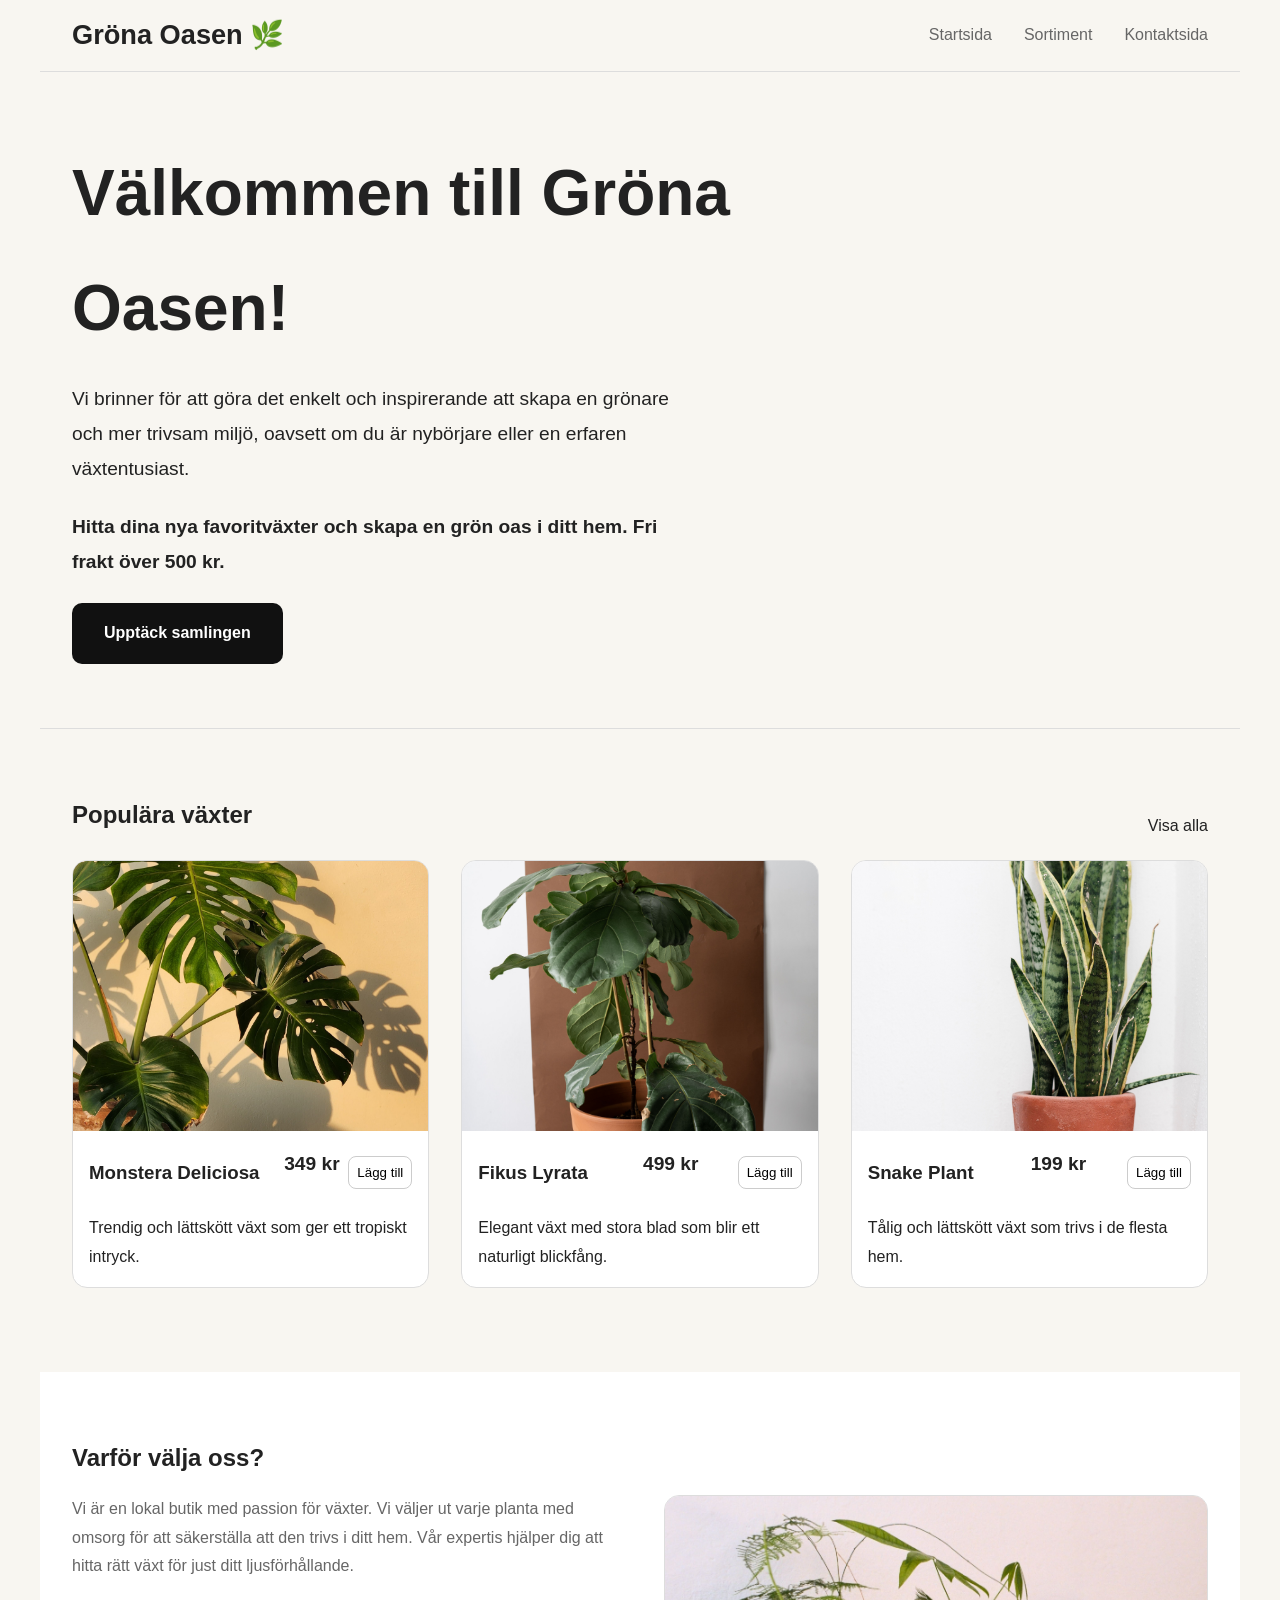
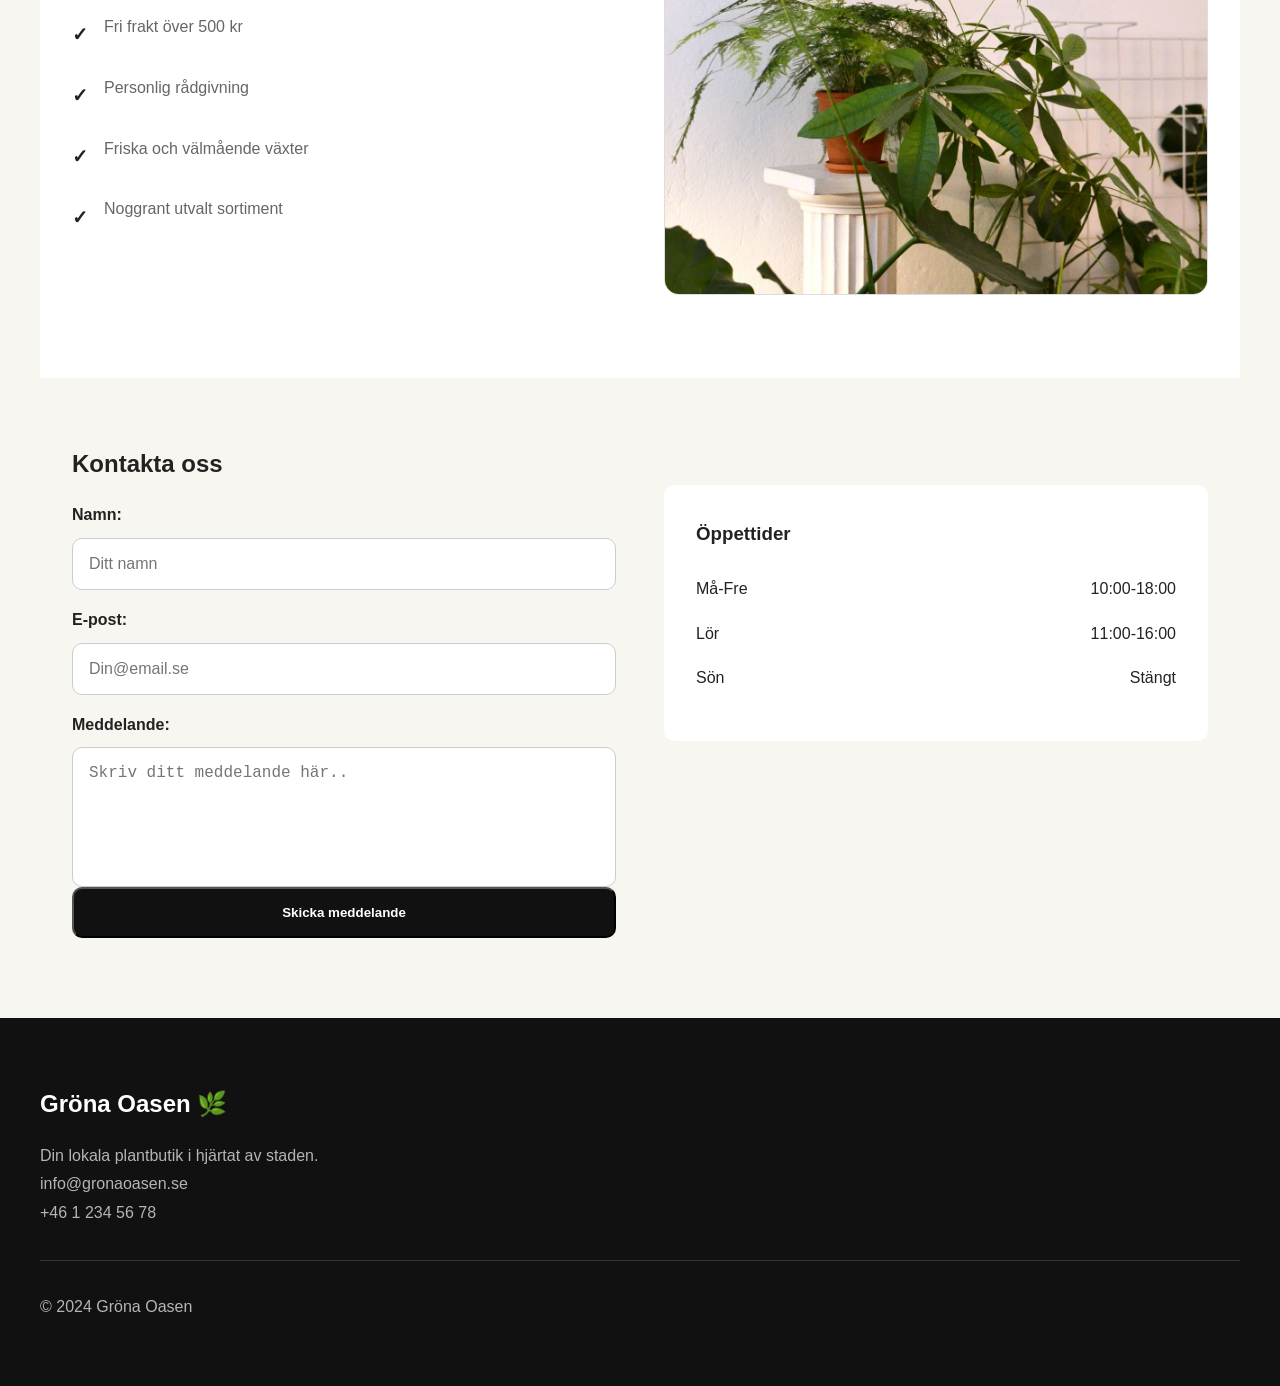
<file: index.html>
<!DOCTYPE html>
<html lang="sv">

<head>
    <meta charset="UTF-8">
    <meta name="viewport" content="width=device-width, initial-scale=1.0">
    <title>Startsida</title>
    <link rel="stylesheet" href="css/style.css">

</head>

<body>

    <!--HEADER-->
    <header>
        <!-- MOBILEMENU -->
        <div id="mobileMenu" class="overlay">
            <button class="close-btn" id="closeMenuBtn">
                ✕
            </button>
            <div class="overlay-content">
                <a href="index.html">Startsida</a>
                <a href="sortiment.html">Sortiment</a>
                <a href="kontakt.html">Kontaktsida</a>
            </div>
        </div>
        <div class="logo">
            <h1>Gröna Oasen 🌿</h1>
        </div>
        <nav class="desktop-nav">
            <a href="index.html">Startsida</a>
            <a href="sortiment.html">Sortiment</a>
            <a href="kontakt.html">Kontaktsida</a>
        </nav>
        <div class="header-icons">
            <button id="menuBtn">☰</button>
        </div>
    </header>


    <!--HERO-->
    <main>
        <section class="hero">
            <h2>Välkommen till Gröna Oasen!</h2>
            <p>Vi brinner för att göra det enkelt och inspirerande att skapa en grönare och mer trivsam miljö,
                oavsett om du är nybörjare eller en erfaren växtentusiast.</p>
            <p><strong>Hitta dina nya favoritväxter och skapa en grön oas i ditt hem. Fri frakt över 500 kr.</strong>
            </p>
            <a href="sortiment.html" class="btn">Upptäck samlingen</a>
        </section>


        <!--PRODUCTS-->
        <section class="products">
            <div class="products-header">

                <h2>Populära växter</h2>
                <a href="sortiment.html" class="view-all">Visa alla</a>
            </div>
            <div class="products-container">
                <article class="product-card">
                    <div class="product-image"><img src="images/image1.jpg" alt="Monstera Deliciosa">
                    </div>
                    <div class="product-info">
                        <h3>Monstera Deliciosa</h3>
                        <p class="price">349 kr</p>
                        <button>Lägg till</button>
                    </div>
                    <p>Trendig och lättskött växt som ger ett tropiskt intryck.</p>
                </article>

                <article class="product-card">
                    <div class="product-image"><img src="images/image2.jpg" alt="Ficus Lyrata"></div>
                    <div class="product-info">
                        <h3>Fikus Lyrata</h3>
                        <p class="price">499 kr</p>
                        <button>Lägg till</button>
                    </div>
                    <p>Elegant växt med stora blad som blir ett naturligt blickfång.</p>

                </article>

                <article class="product-card">
                    <div class="product-image"><img src="images/image4.jpg" alt="Snake Plant"></div>
                    <div class="product-info">
                        <h3>Snake Plant</h3>
                        <p class="price">199 kr</p>
                        <button>Lägg till</button>
                    </div>
                    <p>Tålig och lättskött växt som trivs i de flesta hem.</p>

                </article>
            </div>

        </section>


        <!--ABOUT-->
        <section class="about">
            <h2>Varför välja oss?</h2>
            <div class="about-content">
                <div class="about-text">
                    <p>Vi är en lokal butik med passion för växter. Vi väljer ut varje planta med omsorg
                        för att säkerställa att den trivs i ditt hem. Vår expertis hjälper dig att hitta rätt växt för
                        just
                        ditt
                        ljusförhållande.
                    </p>
                    <div class="desktop-info">
                        <div class="info">
                            <span class="check-icon">✓</span>
                            <p>Fri frakt över 500 kr</p>
                        </div>
                        <div class="info">
                            <span class="check-icon">✓</span>
                            <p>Personlig rådgivning</p>
                        </div>
                        <div class="info">
                            <span class="check-icon">✓</span>
                            <p>Friska och välmående växter</p>
                        </div>
                        <div class="info">
                            <span class="check-icon">✓</span>
                            <p>Noggrant utvalt sortiment</p>
                        </div>
                    </div>
                </div>
                <div class="about-image"><img src="images/image3.jpg" alt="Flera inomhusväxter"></div>
            </div>
        </section>


        <!--CONTACT-->
        <section class="contact">
            <h2>Kontakta oss</h2>

            <div class="contact-container">

                <form id="contactForm">
                    <label for="name">Namn:</label>
                    <input type="text" id="name" placeholder="Ditt namn">
                    <p class="error-message" id="nameError"></p>

                    <label for="email">E-post:</label>
                    <input type="email" id="email" placeholder="Din@email.se">
                    <p class="error-message" id="emailError"></p>

                    <label for="message">Meddelande:</label>
                    <textarea id="message" placeholder="Skriv ditt meddelande här.."></textarea>
                    <p class="error-message" id="messageError"></p>

                    <button type="submit">Skicka meddelande</button>
                    <p class="success-message" id="successMessage"></p>
                </form>
                <aside class="opening-hours">
                    <h3>Öppettider</h3>
                    <div class="hours-row">
                        <span>Må-Fre</span>
                        <span>10:00-18:00</span>
                    </div>
                    <div class="hours-row">
                        <span>Lör</span>
                        <span>11:00-16:00</span>
                    </div>
                    <div class="hours-row">
                        <span>Sön</span>
                        <span>Stängt</span>
                    </div>
                </aside>
            </div>

        </section>
    </main>

    <!--FOOTER-->
    <footer>
        <div class="footer-content">
            <h2>Gröna Oasen 🌿</h2>
            <p>Din lokala plantbutik i hjärtat av staden.</p>
            <p>info@gronaoasen.se</p>
            <p>+46 1 234 56 78</p>
            <hr>
            <p>© 2024 Gröna Oasen</p>
        </div>
    </footer>
    <script src="js/script.js"></script>
</body>

</html>
</file>
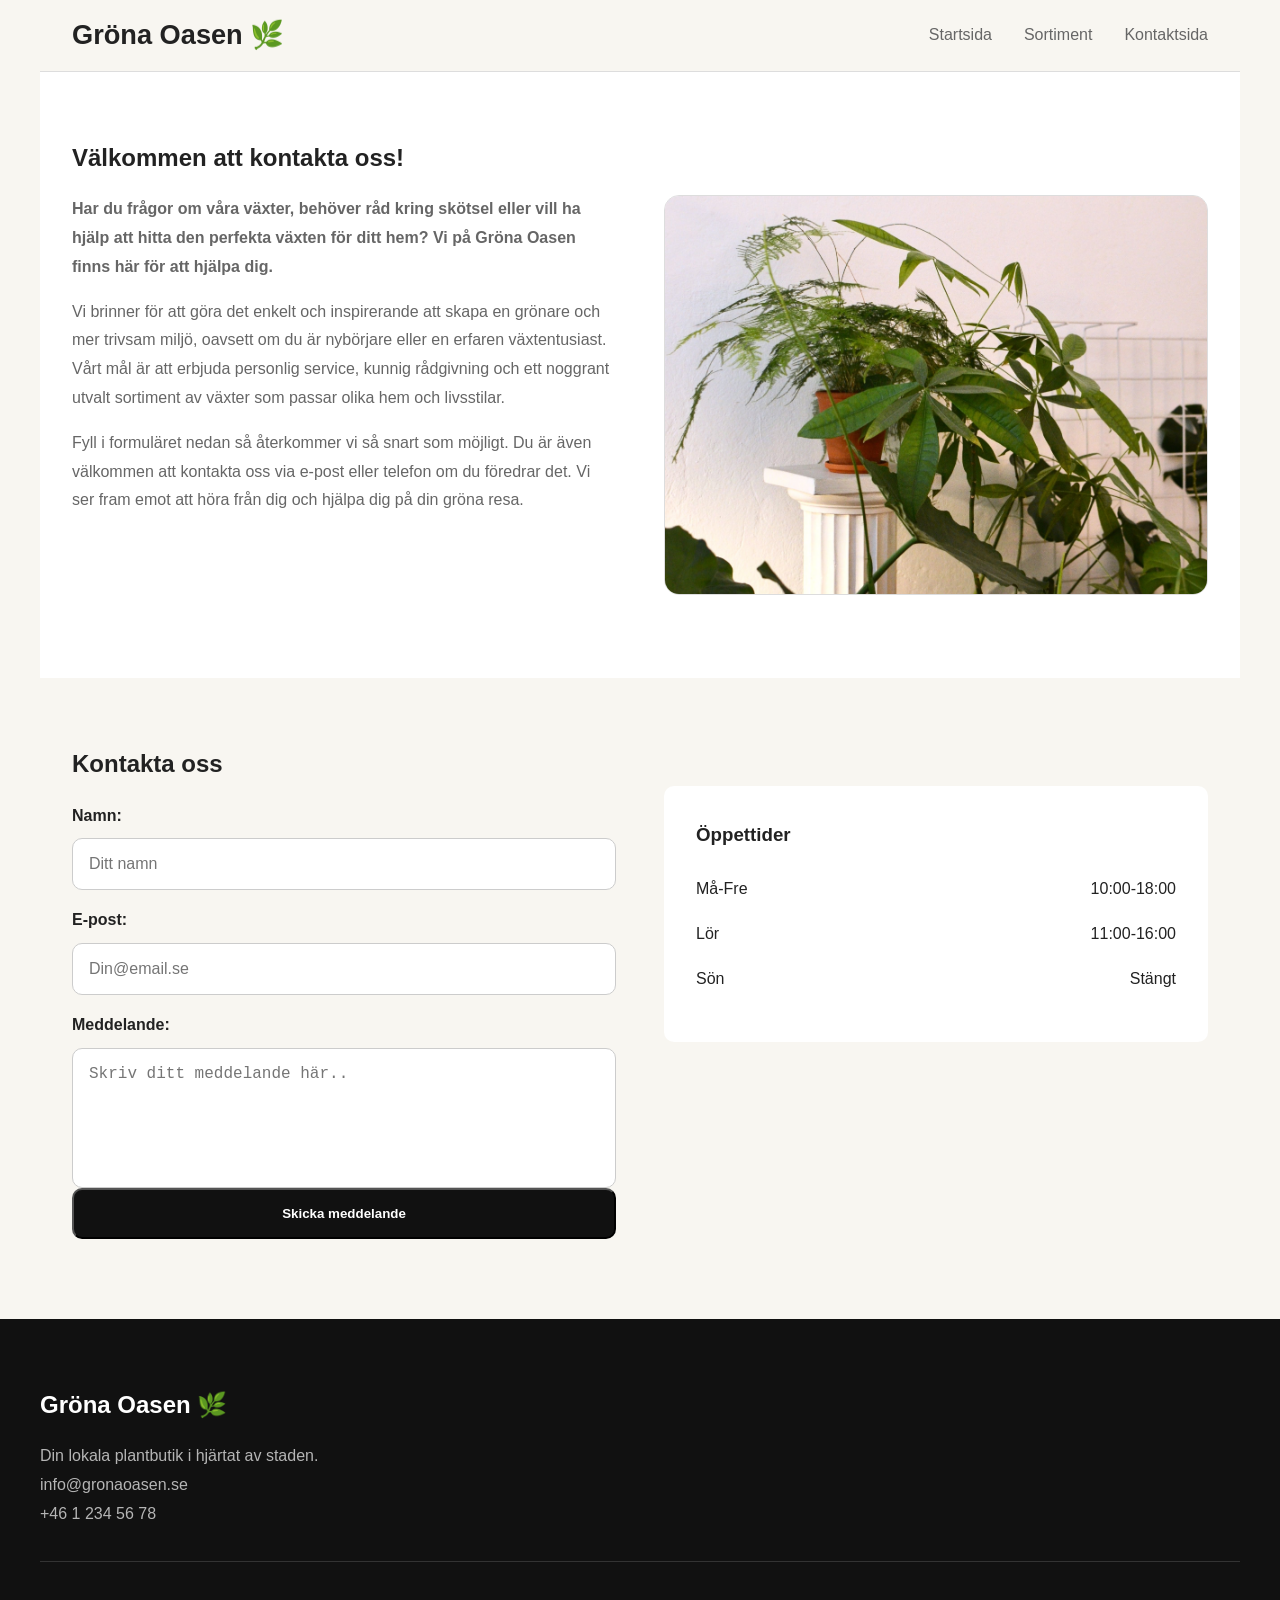
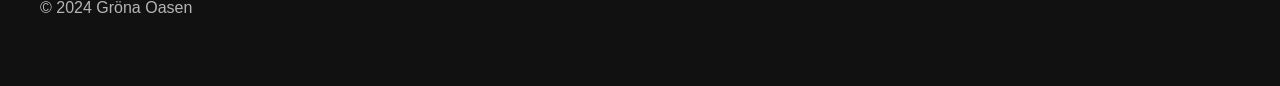
<file: kontakt.html>
<!DOCTYPE html>
<html lang="sv">

<head>
    <meta charset="UTF-8">
    <meta name="viewport" content="width=device-width, initial-scale=1.0">
    <title>Kontaktsida</title>
    <link rel="stylesheet" href="css/style.css">
</head>

<body>

    <!--HEADER-->
    <header>
        <!-- MOBILEMENU -->
        <div id="mobileMenu" class="overlay">
            <button class="close-btn" id="closeMenuBtn">
                ✕
            </button>
            <div class="overlay-content">
                <a href="index.html">Startsida</a>
                <a href="sortiment.html">Sortiment</a>
                <a href="kontakt.html">Kontaktsida</a>
            </div>
        </div>
        <div class="logo">
            <h1>Gröna Oasen 🌿</h1>
        </div>
        <nav class="desktop-nav">
            <a href="index.html">Startsida</a>
            <a href="sortiment.html">Sortiment</a>
            <a href="kontakt.html">Kontaktsida</a>
        </nav>
        <div class="header-icons">
            <button id="menuBtn">☰</button>
        </div>
    </header>

    <!--ABOUT-->
    <main>
        <section class="about">
            <h2>Välkommen att kontakta oss!</h2>
            <div class="about-content">
                <div class="about-text">
                    <p><strong>Har du frågor om våra växter, behöver råd kring skötsel eller vill ha hjälp att hitta den
                            perfekta växten för ditt hem? Vi på Gröna Oasen finns här för att hjälpa dig.</strong></p>
                    <p>Vi brinner för att göra det enkelt och inspirerande att skapa en grönare och mer trivsam miljö,
                        oavsett om du är nybörjare eller en erfaren växtentusiast. Vårt mål är att erbjuda personlig
                        service, kunnig rådgivning och ett noggrant utvalt sortiment av växter som passar olika hem och
                        livsstilar.</p>
                    <p>Fyll i formuläret nedan så återkommer vi så snart som möjligt. Du är även välkommen att kontakta
                        oss via e-post eller telefon om du föredrar det. Vi ser fram emot att höra från dig och hjälpa
                        dig på din gröna resa.
                    </p>
                </div>
                <div class="about-image"><img src="images/image3.jpg" alt="Flera inomhusväxter"></div>
            </div>
        </section>


        <!--CONTACT-->
        <section class="contact">
            <h2>Kontakta oss</h2>

            <div class="contact-container">

                <form id="contactForm">
                    <label for="name">Namn:</label>
                    <input type="text" id="name" placeholder="Ditt namn">
                    <p class="error-message" id="nameError"></p>

                    <label for="email">E-post:</label>
                    <input type="email" id="email" placeholder="Din@email.se">
                    <p class="error-message" id="emailError"></p>

                    <label for="message">Meddelande:</label>
                    <textarea id="message" placeholder="Skriv ditt meddelande här.."></textarea>
                    <p class="error-message" id="messageError"></p>

                    <button type="submit">Skicka meddelande</button>
                    <p class="success-message" id="successMessage"></p>
                </form>
                <aside class="opening-hours">
                    <h3>Öppettider</h3>
                    <div class="hours-row">
                        <span>Må-Fre</span>
                        <span>10:00-18:00</span>
                    </div>
                    <div class="hours-row">
                        <span>Lör</span>
                        <span>11:00-16:00</span>
                    </div>
                    <div class="hours-row">
                        <span>Sön</span>
                        <span>Stängt</span>
                    </div>
                </aside>
            </div>
        </section>
    </main>

    <!--FOOTER-->
    <footer>
        <div class="footer-content">
            <h2>Gröna Oasen 🌿</h2>
            <p>Din lokala plantbutik i hjärtat av staden.</p>
            <p>info@gronaoasen.se</p>
            <p>+46 1 234 56 78</p>
            <hr>
            <p>© 2024 Gröna Oasen</p>
        </div>
    </footer>
    <script src="js/script.js"></script>
</body>

</html>
</file>
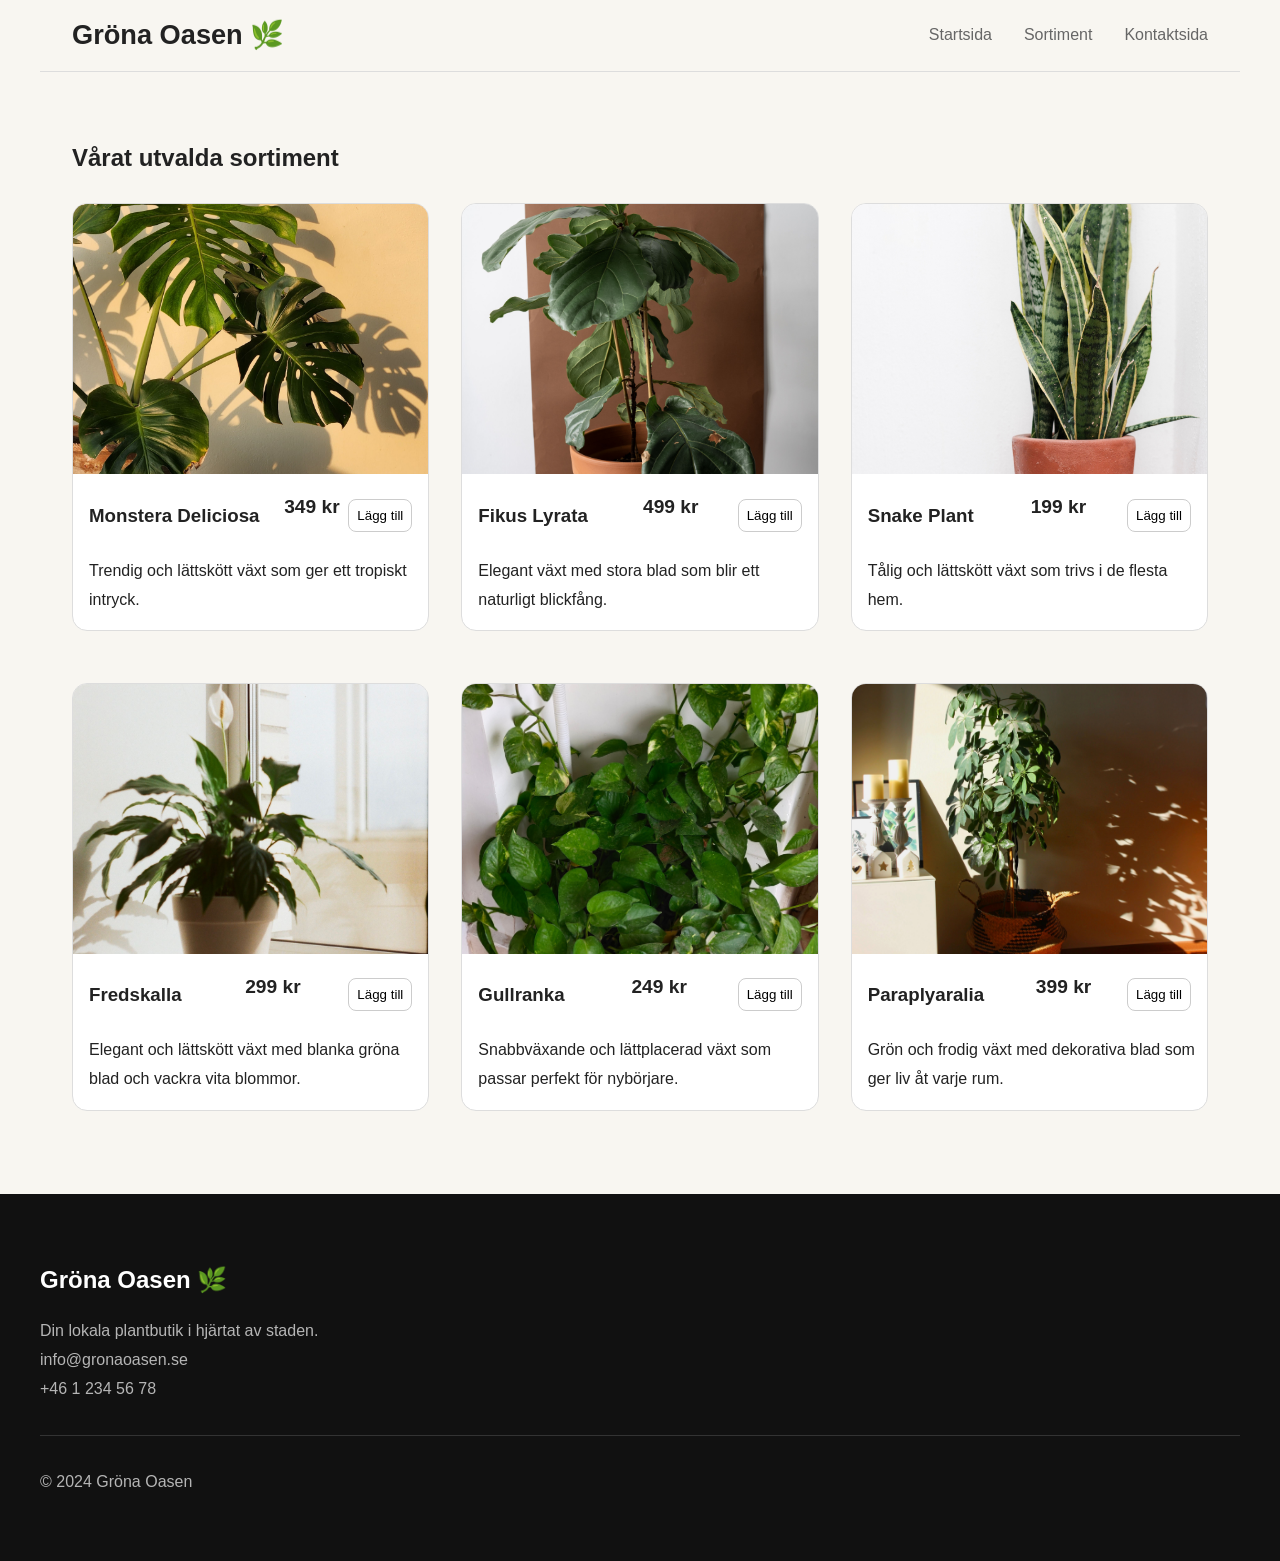
<file: sortiment.html>
<!DOCTYPE html>
<html lang="sv">

<head>
    <meta charset="UTF-8">
    <meta name="viewport" content="width=device-width, initial-scale=1.0">
    <title>Sortiment</title>
    <link rel="stylesheet" href="css/style.css">
</head>

<body>
    <!--HEADER-->
    <header>
        <!-- MOBILEMENU -->
        <div id="mobileMenu" class="overlay">
            <button class="close-btn" id="closeMenuBtn">
                ✕
            </button>
            <div class="overlay-content">
                <a href="index.html">Startsida</a>
                <a href="sortiment.html">Sortiment</a>
                <a href="kontakt.html">Kontaktsida</a>
            </div>
        </div>
        <div class="logo">
            <h1>Gröna Oasen 🌿</h1>
        </div>
        <nav class="desktop-nav">
            <a href="index.html">Startsida</a>
            <a href="sortiment.html">Sortiment</a>
            <a href="kontakt.html">Kontaktsida</a>
        </nav>
        <div class="header-icons">
            <button id="menuBtn">☰</button>
        </div>
    </header>

    <main>
        <!--PRODUCTS-->
        <section class="products">
            <div class="products-header">
                <h2>Vårat utvalda sortiment</h2>
            </div>
            <div class="products-container">
                <article class="product-card">
                    <div class="product-image"><img src="images/image1.jpg" alt="Monstera Deliciosa">
                    </div>
                    <div class="product-info">
                        <h3>Monstera Deliciosa</h3>
                        <p class="price">349 kr</p>
                        <button>Lägg till</button>
                    </div>
                    <p>Trendig och lättskött växt som ger ett tropiskt intryck.</p>
                </article>

                <article class="product-card">
                    <div class="product-image"><img src="images/image2.jpg" alt="Ficus Lyrata"></div>
                    <div class="product-info">
                        <h3>Fikus Lyrata</h3>
                        <p class="price">499 kr</p>
                        <button>Lägg till</button>
                    </div>
                    <p>Elegant växt med stora blad som blir ett naturligt blickfång.</p>
                </article>

                <article class="product-card">
                    <div class="product-image"><img src="images/image4.jpg" alt="Snake Plant"></div>
                    <div class="product-info">
                        <h3>Snake Plant</h3>
                        <p class="price">199 kr</p>
                        <button>Lägg till</button>
                    </div>
                    <p>Tålig och lättskött växt som trivs i de flesta hem.</p>
                </article>

                <article class="product-card">
                    <div class="product-image"><img src="images/image5.jpg" alt="Fredskalla">
                    </div>
                    <div class="product-info">
                        <h3>Fredskalla</h3>
                        <p class="price">299 kr</p>
                        <button>Lägg till</button>
                    </div>
                    <p>Elegant och lättskött växt med blanka gröna blad och vackra vita blommor.</p>
                </article>

                <article class="product-card">
                    <div class="product-image"><img src="images/image6.jpg" alt="Gullranka"></div>
                    <div class="product-info">
                        <h3>Gullranka</h3>
                        <p class="price">249 kr</p>
                        <button>Lägg till</button>
                    </div>
                    <p>Snabbväxande och lättplacerad växt som passar perfekt för nybörjare.</p>
                </article>

                <article class="product-card">
                    <div class="product-image"><img src="images/image7.jpg" alt="Paraplyaralia"></div>
                    <div class="product-info">
                        <h3>Paraplyaralia</h3>
                        <p class="price">399 kr</p>
                        <button>Lägg till</button>
                    </div>
                    <p>Grön och frodig växt med dekorativa blad som ger liv åt varje rum.</p>
                </article>
            </div>
        </section>
    </main>

    <!--FOOTER-->
    <footer>
        <div class="footer-content">
            <h2>Gröna Oasen 🌿</h2>
            <p>Din lokala plantbutik i hjärtat av staden.</p>
            <p>info@gronaoasen.se</p>
            <p>+46 1 234 56 78</p>
            <hr>
            <p>© 2024 Gröna Oasen</p>
        </div>
    </footer>
    <script src="js/script.js"></script>
</body>

</html>
</file>
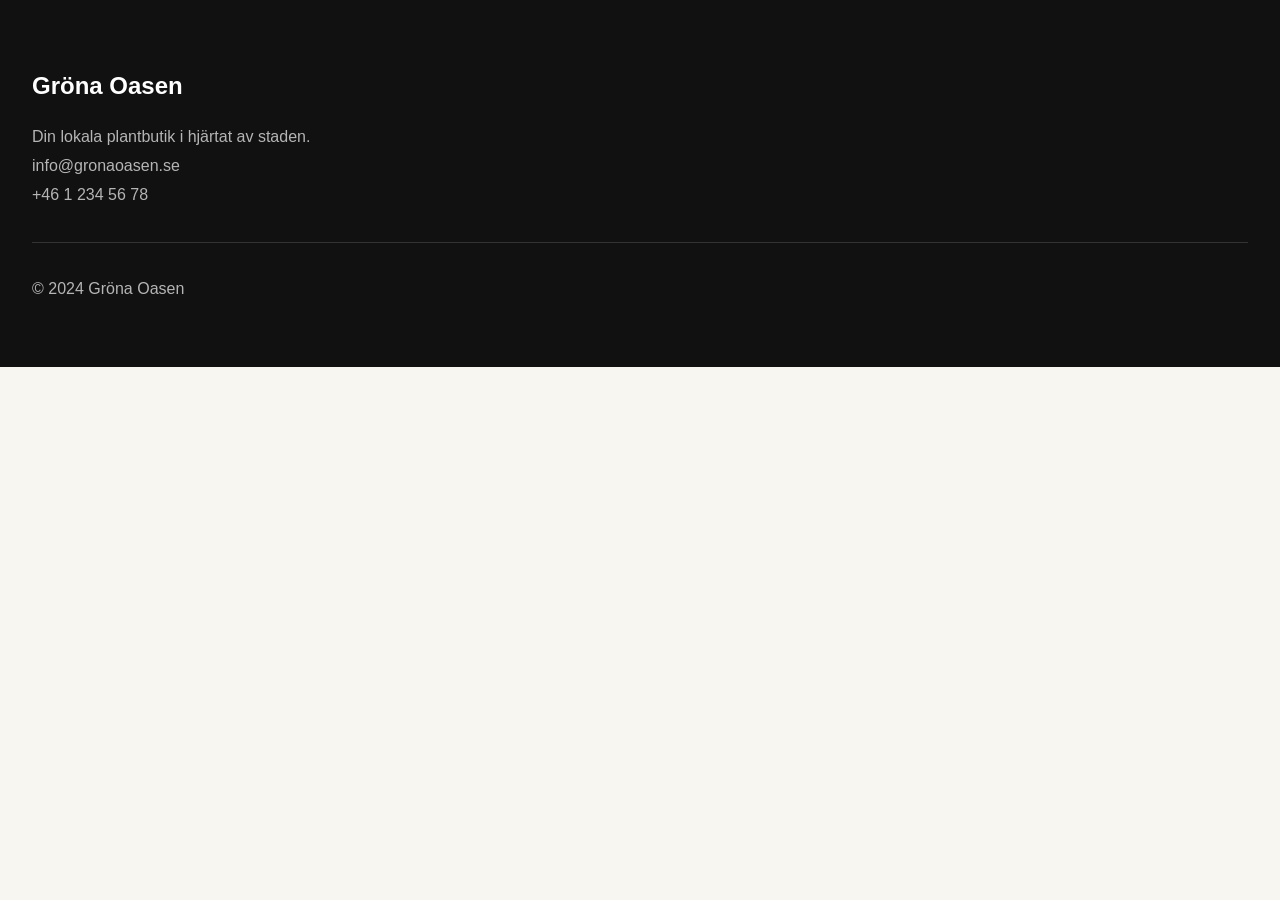
<file: vaxter.html>
<!DOCTYPE html>
<html lang="sv">

<head>
    <meta charset="UTF-8">
    <meta name="viewport" content="width=device-width, initial-scale=1.0">
    <title>Växter</title>
    <link rel="stylesheet" href="css/style.css">
</head>

<body>
    <!--FOOTER-->
    <footer>
        <h2>Gröna Oasen</h2>
        <p>Din lokala plantbutik i hjärtat av staden.</p>
        <p>info@gronaoasen.se</p>
        <p>+46 1 234 56 78</p>
        <hr>
        <p>© 2024 Gröna Oasen</p>
    </footer>
</body>

</html>
</file>
<file: css/style.css>
/*RESET - Tar bort standardmarginaler och padding från webbläsaren.*/
* {
    margin: 0;
    padding: 0;
    box-sizing: border-box;
}


/*Grundläggande färger och typsnitt för hela webbplatsen*/
body {
    font-family: "inter", sans-serif;
    color: #222;
    background-color: #F8F6F1;
    line-height: 1.8;
}


/*HEADER*/

header {
    /*Innehållet placeras horisonellt och centreras vertikalt*/
    height: 72px;
    display: flex;
    justify-content: space-between;
    align-items: center;
    padding: 0 1.2rem;
    border-bottom: 1px solid #ddd;
}

.logo {
    /*Logotypens innehåll placeras brevid varan*/
    display: flex;
    align-items: center;
    gap: 0.7rem;
}

.logo h1 {
    font-size: 1.7rem;
}

.header-icons {
    /*Hamburgermenyn*/
    display: flex;
    gap: 1rem;
}

.header-icons button {
    /*Utseende knappen för hamburgermenyn*/
    border: none;
    background: transparent;
    font-size: 1.5rem;
    cursor: pointer;
}

/*HERO*/

.btn,
/*Gemensam design för alla knappar inom hero sektionen*/
form button {
    display: block;
    text-align: center;
    text-decoration: none;
    font-weight: 600;
    border-radius: 10px;
    padding: 1rem;
    color: white;
    background: #111;
    cursor: pointer;

}

.hero {
    /*Luft runt innehållet i hero sektionen*/
    padding: 2rem 1.2rem;
    border-bottom: 1px solid #ddd;
}

.hero h2 {
    font-size: 2rem;
    margin-bottom: 1rem;
}

.hero p {
    color: #222;
    margin-bottom: 1.5rem;
}


/*PRODUCTS*/

.products {
    padding: 2rem 1.2rem;

}

.product-image img {
    /*Bilderna fyller korten utan att förvrängas*/
    width: 100%;
    height: 270px;
    object-fit: cover;
    display: block;
}

.products h2 {
    margin-bottom: 1.5rem;
}

.product-card {
    /*Designen för produktkorten*/
    background: white;
    border: 1px solid #ddd;
    border-radius: 15px;
    margin-bottom: 1.2rem;
    overflow: hidden;
}

.product-card p {
    margin-bottom: 1rem;
    margin-left: 1rem;
    color: #222;

}

.product-info {
    /*Placerar namn, pris och knapp samma rad*/
    padding: 1rem;
    display: flex;
    justify-content: space-between;
    align-items: center;
}

.price {
    font-size: 1.2rem;
    font-weight: 600;
}

.product-info button {
    background: white;
    border: 1px solid #ccc;
    border-radius: 8px;
    padding: 0.5rem;
    cursor: pointer;
}


/*ABOUT*/

.about {
    background: white;
    padding: 2rem 1.2rem;
}

.about h2 {
    margin-bottom: 1rem;
}

.about p {
    color: #666;
    margin-bottom: 1rem;
}

.about img {
    width: 100%;
    height: 270px;
    object-fit: cover;
    display: block;
    background: white;
    border: 1px solid #ddd;
    border-radius: 15px;
    margin-bottom: 1.2rem;

}


/*CONTACT*/
.contact {
    padding: 2rem 1.2rem;
}

form {
    /*Staplar formulär under varandra*/
    display: flex;
    flex-direction: column;
}

label {
    margin-bottom: .5rem;
    margin-top: 1rem;
    font-weight: 600;
}

input,
textarea {
    /*Gemensam design för formulärfält*/
    width: 100%;
    border: 1px solid #ccc;
    padding: 1rem;
    border-radius: 10px;
    font-size: 1rem;
}

textarea {
    height: 140px;
    resize: none;
}

/*FOOTER*/
footer {
    background: #111;
    color: white;
    padding: 2rem 1.2rem;
}

footer hr {
    margin: 2rem 0;
    border: none;
    border-top: 1px solid #333;
}

footer h2 {
    margin-bottom: 1rem;
}

footer p {
    color: #b5b5b5;
}

/*Formulärvalidering - visas när användaren fyllt i formuläret fel eller rätt*/

.error-message {
    /*färg för felmeddelanden*/
    color: #8B3A3A;
    font-size: 0.9rem;
}

.success-message {
    /*färg för bekräftelsemeddelanden*/
    color: #222;
    font-weight: 600;
    margin-top: 1rem;
}

/* MOBILEMENU - meny som öppnas och stängs med JavaScript */

.overlay {
    /* en dold meny som täcker hela skärmen */
    height: 100%;
    width: 0;
    position: fixed;
    top: 0;
    left: 0;
    background-color: #F8F6F1;
    overflow-x: hidden;
    transition: 0.4s;
    z-index: 1000;
}

.overlay-content {
    /* centrerar menyvalen i menyn */
    position: relative;
    top: 25%;
    text-align: center;
}

.overlay-content a {
    display: block;
    margin: 1.5rem 0;
    text-decoration: none;
    color: #222;
    font-size: 2rem;
    font-weight: 600;
}

.close-btn {
    /* layout för knapp för att stänga mobilmenyn */
    position: absolute;
    top: 20px;
    right: 20px;
    border: none;
    background: none;
    font-size: 2rem;
    cursor: pointer;
}


/* DOLD PÅ MOBIL - visas enbart i desktop-layoten */


.opening-hours {
    /*Öppningtiderna på index och kontaktsidan*/
    display: none;
}

.desktop-info {
    /*Checklistan i about sektionen på index*/
    display: none;
}

.desktop-nav {
    /*Nav menyn som ändras i desktop*/
    display: none;
}

.view-all {
    /*Länken i produktvyn för att "visa alla" tar dig till sortimentsidan*/
    display: none;
}

/*DESKTOP*/
@media (min-width: 768px) {

    /*Bredd gemensam för innehållet*/
    .hero,
    .products,
    .about,
    .contact {
        max-width: 1200px;
        margin: 0 auto;
        padding: 4rem 2rem;
    }

    /*HEADER*/
    header {
        /*Anpassar headerns bredd och centrerar innehållet*/
        max-width: 1200px;
        margin: 0 auto;
        padding: 1.5rem 2rem;
    }

    .desktop-nav {
        /*Nav visas horisonellt*/
        display: flex;
        gap: 2rem;
        align-items: center;
    }

    .desktop-nav a {
        /*Design navlänkar*/
        text-decoration: none;
        color: #666;
        font-weight: 400;
    }

    .header-icons {
        /*Dölj hamburgermenyn på desktop*/
        display: none;
    }

    /*HERO*/
    .hero h2 {
        font-size: 4rem;
        max-width: 700px;
    }

    .hero p {
        max-width: 600px;
        font-size: 1.2rem;
    }

    .btn {
        /*Anpassar knappstorleken*/
        display: inline-block;
        padding: 1rem 2rem;
    }

    /*PRODUCTS*/
    .products-container {
        /*Visa produkterna i ett rutnät med tre kolumner*/
        display: grid;
        grid-template-columns: repeat(3, 1fr);
        gap: 2rem;
    }


    .products-header {
        /*Placerar länken "visa alla" och rubriken på samma rad*/
        display: flex;
        justify-content: space-between;
        align-items: center;

    }

    .view-all {
        /*Design för länken "visa alla"*/
        display: block;
        text-decoration: none;
        font-weight: 400;
        color: #222;
    }

    /*ABOUT*/

    .about-content {
        /*Dela innehållet i två kolumner: text och bild*/
        display: grid;
        grid-template-columns: 1fr 1fr;
        gap: 3rem;
        align-items: start;
    }

    .about-image img {
        /*Anpassar bilden så den blir större*/
        width: 100%;
        margin-top: 0;
        height: 400px;
        object-fit: cover;
    }

    .about-image {
        /*Placerar bilden till hö i layouten*/
        display: flex;
        justify-content: flex-end;
    }


    .desktop-info {
        /*Visar och placerar checklistan i about sektionen*/
        display: flex;
        flex-direction: column;
        gap: 1rem;
        margin-top: 2rem;
    }

    .info {
        /*Ikoner och text bredvid varandra*/
        display: flex;
        align-items: center;
        gap: 1rem;
    }

    .check-icon {
        /*Utseende för ikonerna för att dom ska bli mer framträdande*/
        font-weight: bold;
        font-size: 1.2rem;
    }

    /*CONTACT*/

    .contact-container {
        /*Formulär och öppentider placerar bredvid varandra*/
        display: grid;
        grid-template-columns: 1fr 1fr;
        gap: 3rem;
    }

    .opening-hours {
        /*Öppentiderna visas som ett separat eget kort*/
        display: block;
        padding: 2rem;
        border-radius: 10px;
        background: white;
        height: fit-content;
    }

    .opening-hours h3 {
        margin-bottom: 1.5rem;
    }

    .hours-row {
        /*Placerar veckodag och tid på samma rad*/
        display: flex;
        justify-content: space-between;
        margin-bottom: 1rem;
    }

    /*FOOTER*/

    footer {
        /*Mer luft på stor skärm*/
        padding: 4rem 2rem;
    }

    .footer-content {
        /*Begränsar bredd och centrerar innehållet*/
        max-width: 1200px;
        margin: 0 auto;
    }
}
</file>
